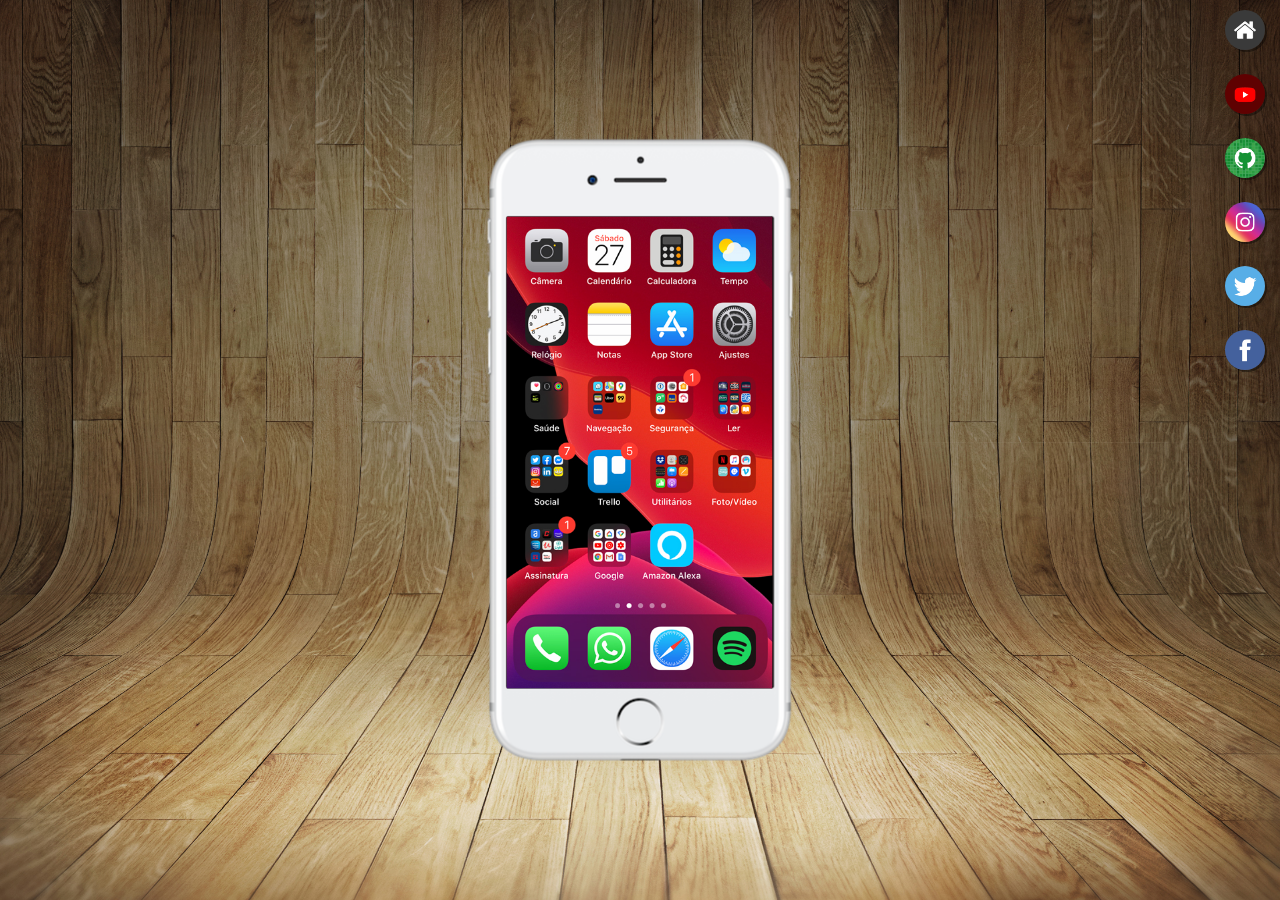
<file: index.html>
<!DOCTYPE html>
<html lang="pt-br">

<head>
    <meta charset="UTF-8">
    <meta name="viewport" content="width=device-width, initial-scale=1.0">
    <title>DESAFIOG3</title>
    <link rel="shortcut icon" href="favicon.ico" type="image/x-icon">
    <link rel="stylesheet" href="estilo/style.css">
</head>

<body>
    <main>
        <section id="telefone">
            <iframe src="paginas/home.html" frameborder="0" scolling="yes" name="frame">
                <p>Seu dispositivo não é compativel</p>
            </iframe>
        </section>
        <section id="icones">
            <a href="paginas/home.html" target="frame">
                <img src="imagens/logo-home.jpg" alt="">
            </a>
            <br>
            <a href="paginas/youtube.html" target="frame">
                <img src="imagens/logo-youtube.jpg" alt="">
            </a>
            <br>
            <a href="paginas/github.html" target="frame">
                <img src="imagens/logo-github.jpg" alt="">
            </a>
            <br>
            <a href="paginas/github.html" target="frame">
                <img src="imagens/logo-instagram.jpg" alt="">
            </a>
            <br>
            <a href="paginas/github.html" target="frame">
                <img src="imagens/logo-twitter.jpg" alt="">
            </a>
            <br>
            <a href="paginas/github.html" target="frame">
                <img src="imagens/logo-facebook.jpg" alt="">
            </a>

        </section>
    </main>

</body>

</html>
</file>
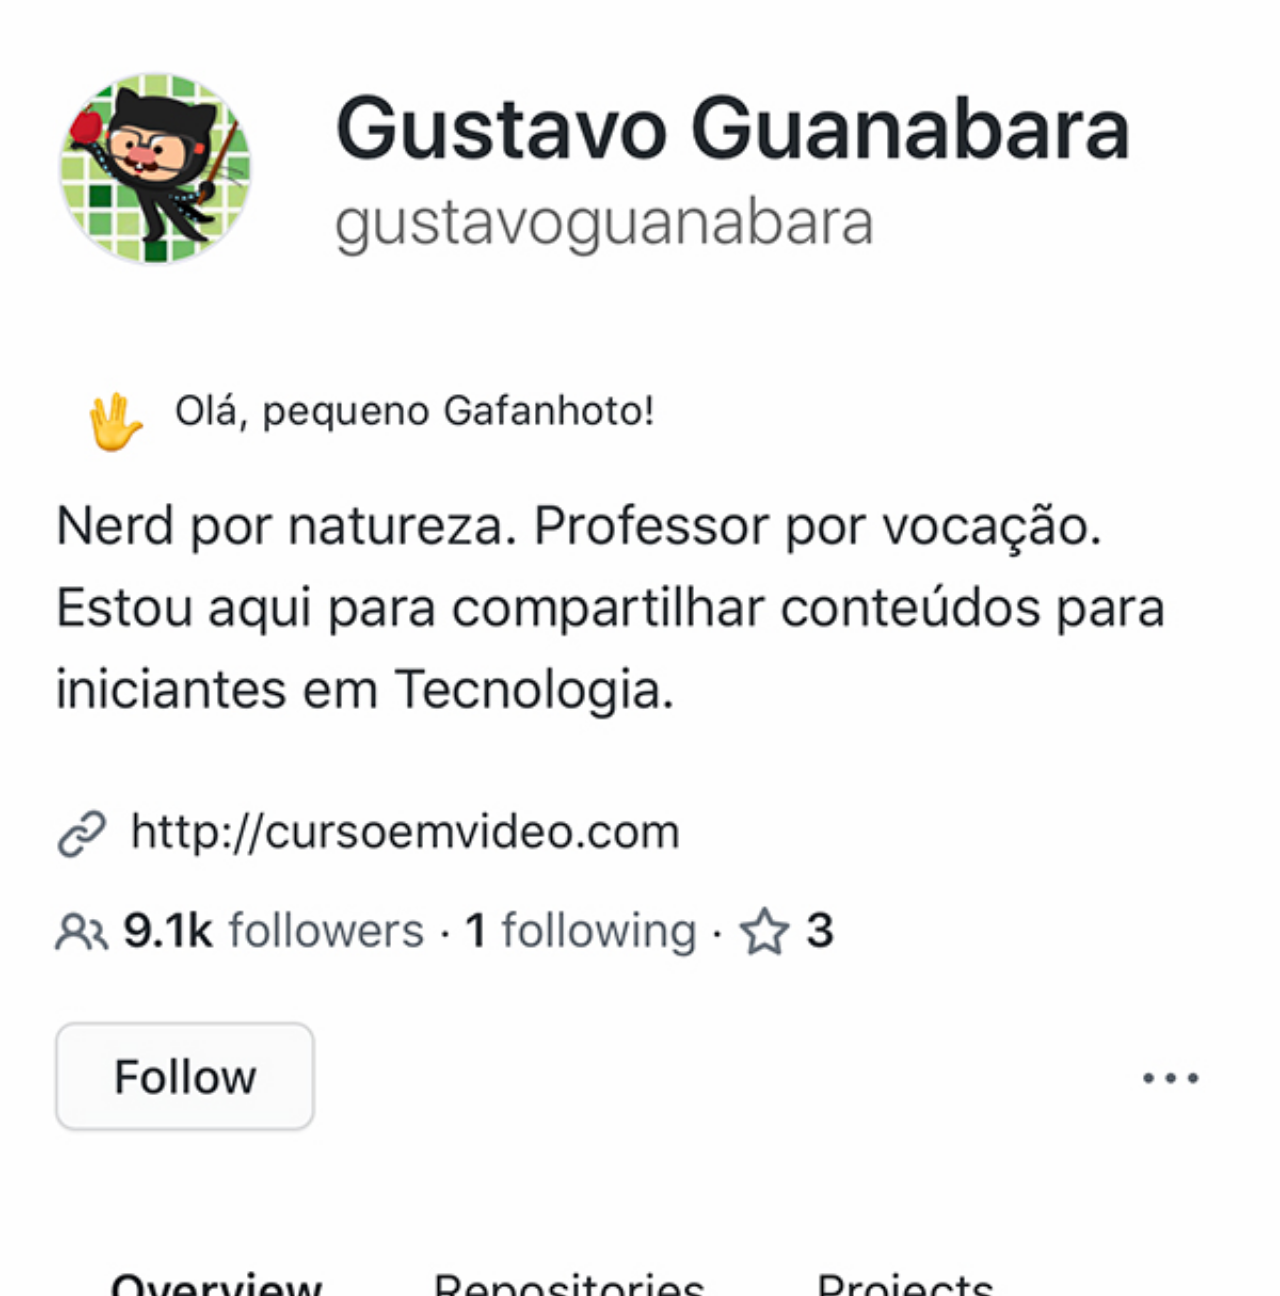
<file: paginas/github.html>
<!DOCTYPE html>
<html lang="en">
<head>
    <meta charset="UTF-8">
    <meta name="viewport" content="width=device-width, initial-scale=1.0">
    <title>Document</title>
    <style>
        body{
            height: 100vw;
            background:url(../imagens/tela-github.jpg) no-repeat ;
            background-size: cover ;
        }
    </style>
</head>
<body>
    
</body>
</html>
</file>
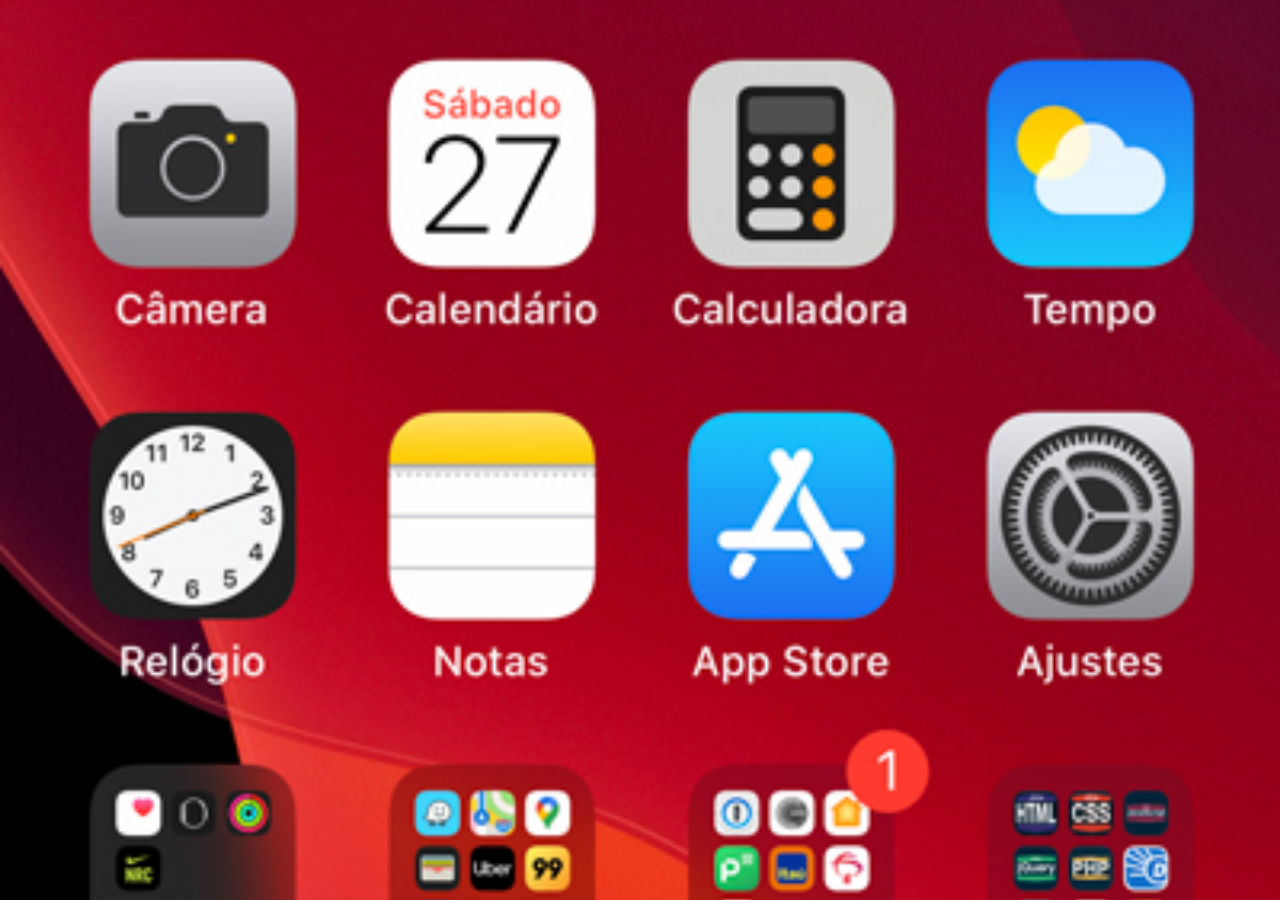
<file: paginas/home.html>
<!DOCTYPE html>
<html lang="pt-br">
<head>
    <meta charset="UTF-8">
    <meta name="viewport" content="width=device-width, initial-scale=1.0">
    <title>Document</title>
    <style>
        *{
            margin: 0;
            padding: 0;
        }
        body{
            width: 100vw;
            height: 100vh;
            background: black url(../imagens/tela-home.jpg);
            background-size: cover;
            
        }
    </style>
</head>
<body>

    
</body>
</html>
</file>
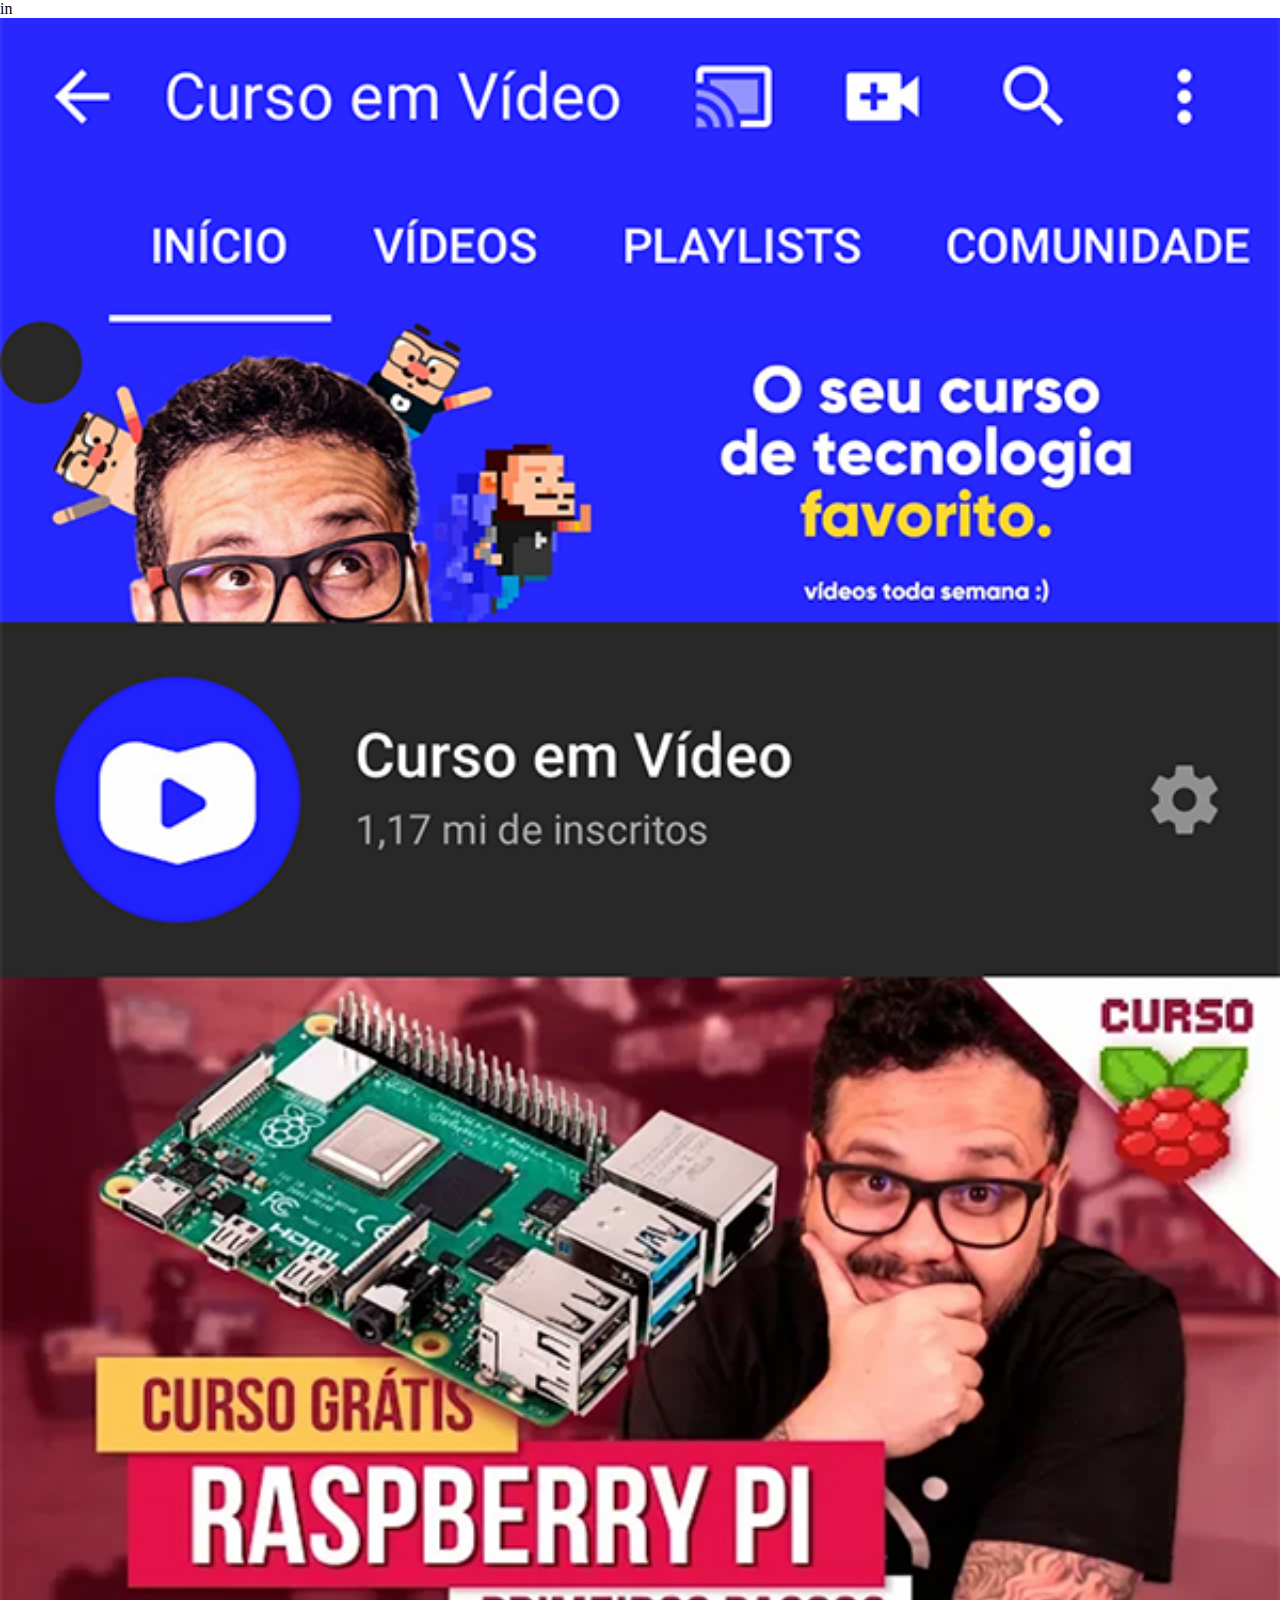
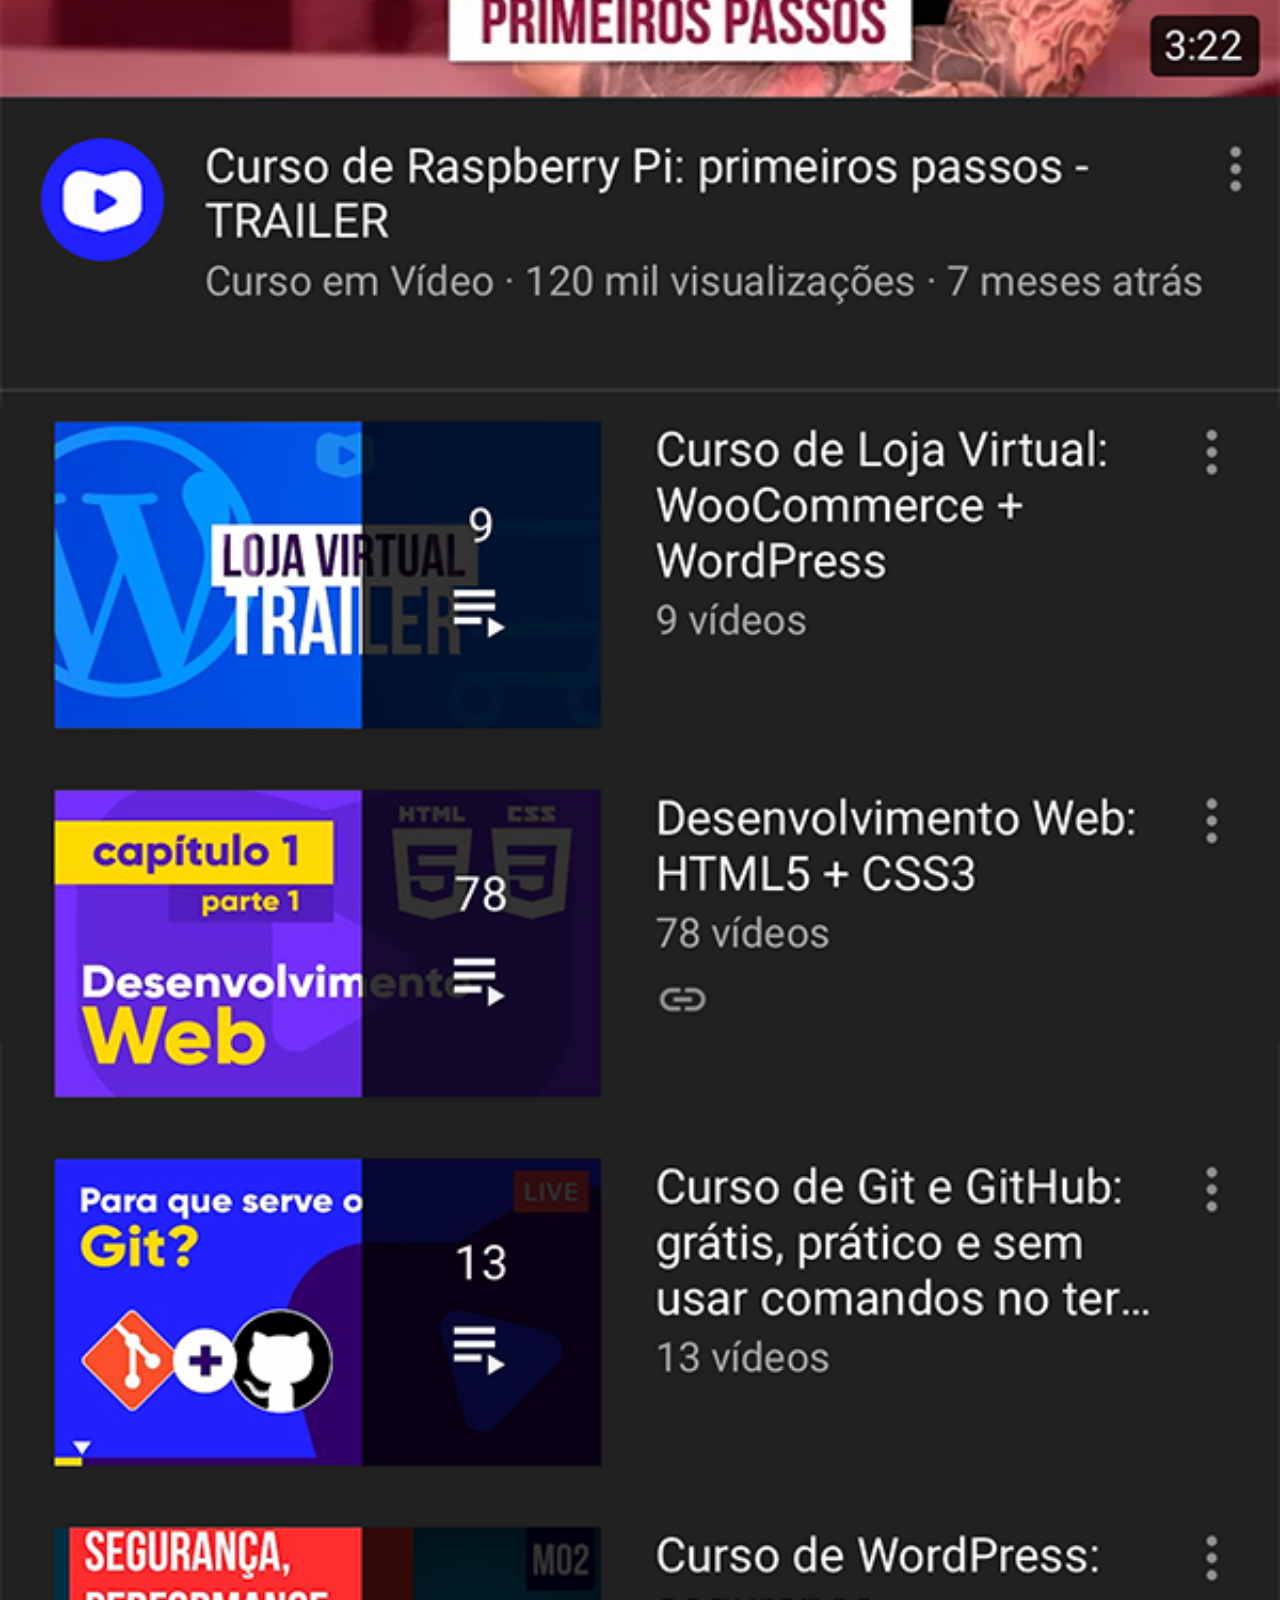
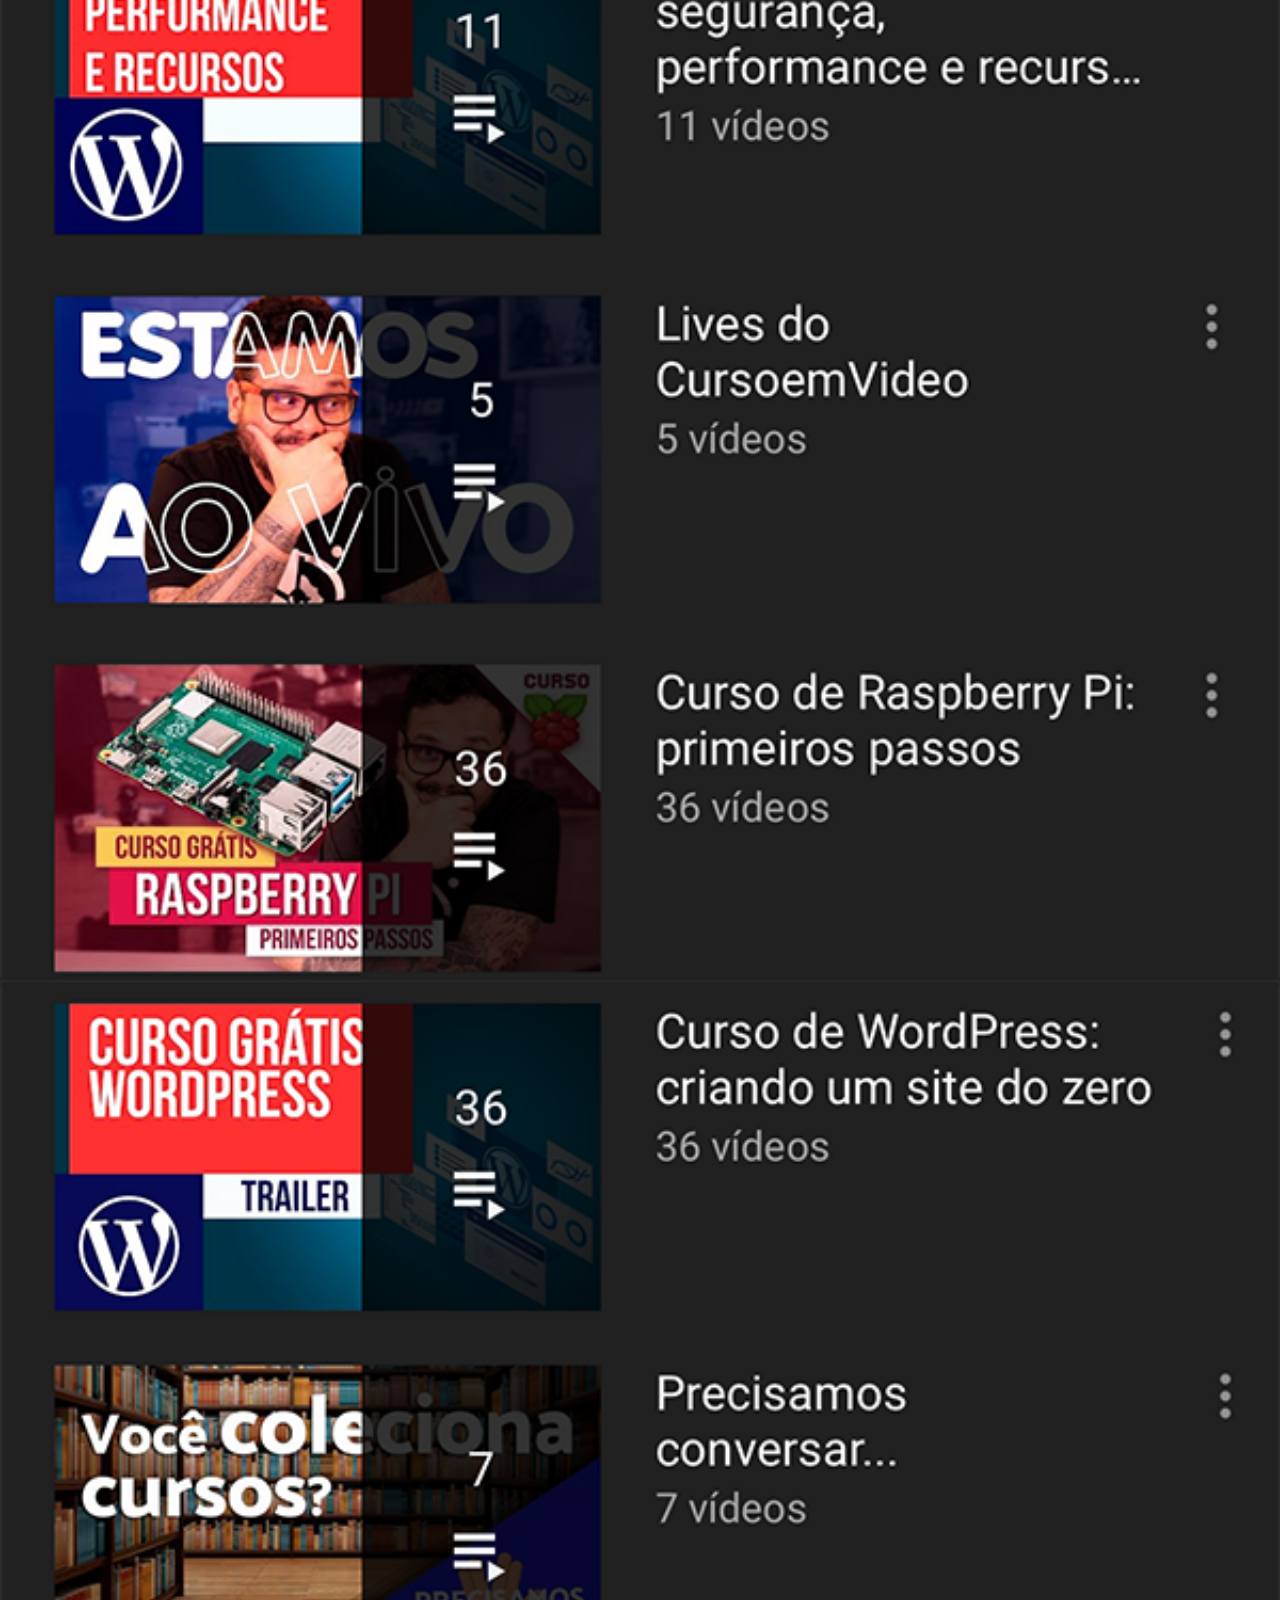
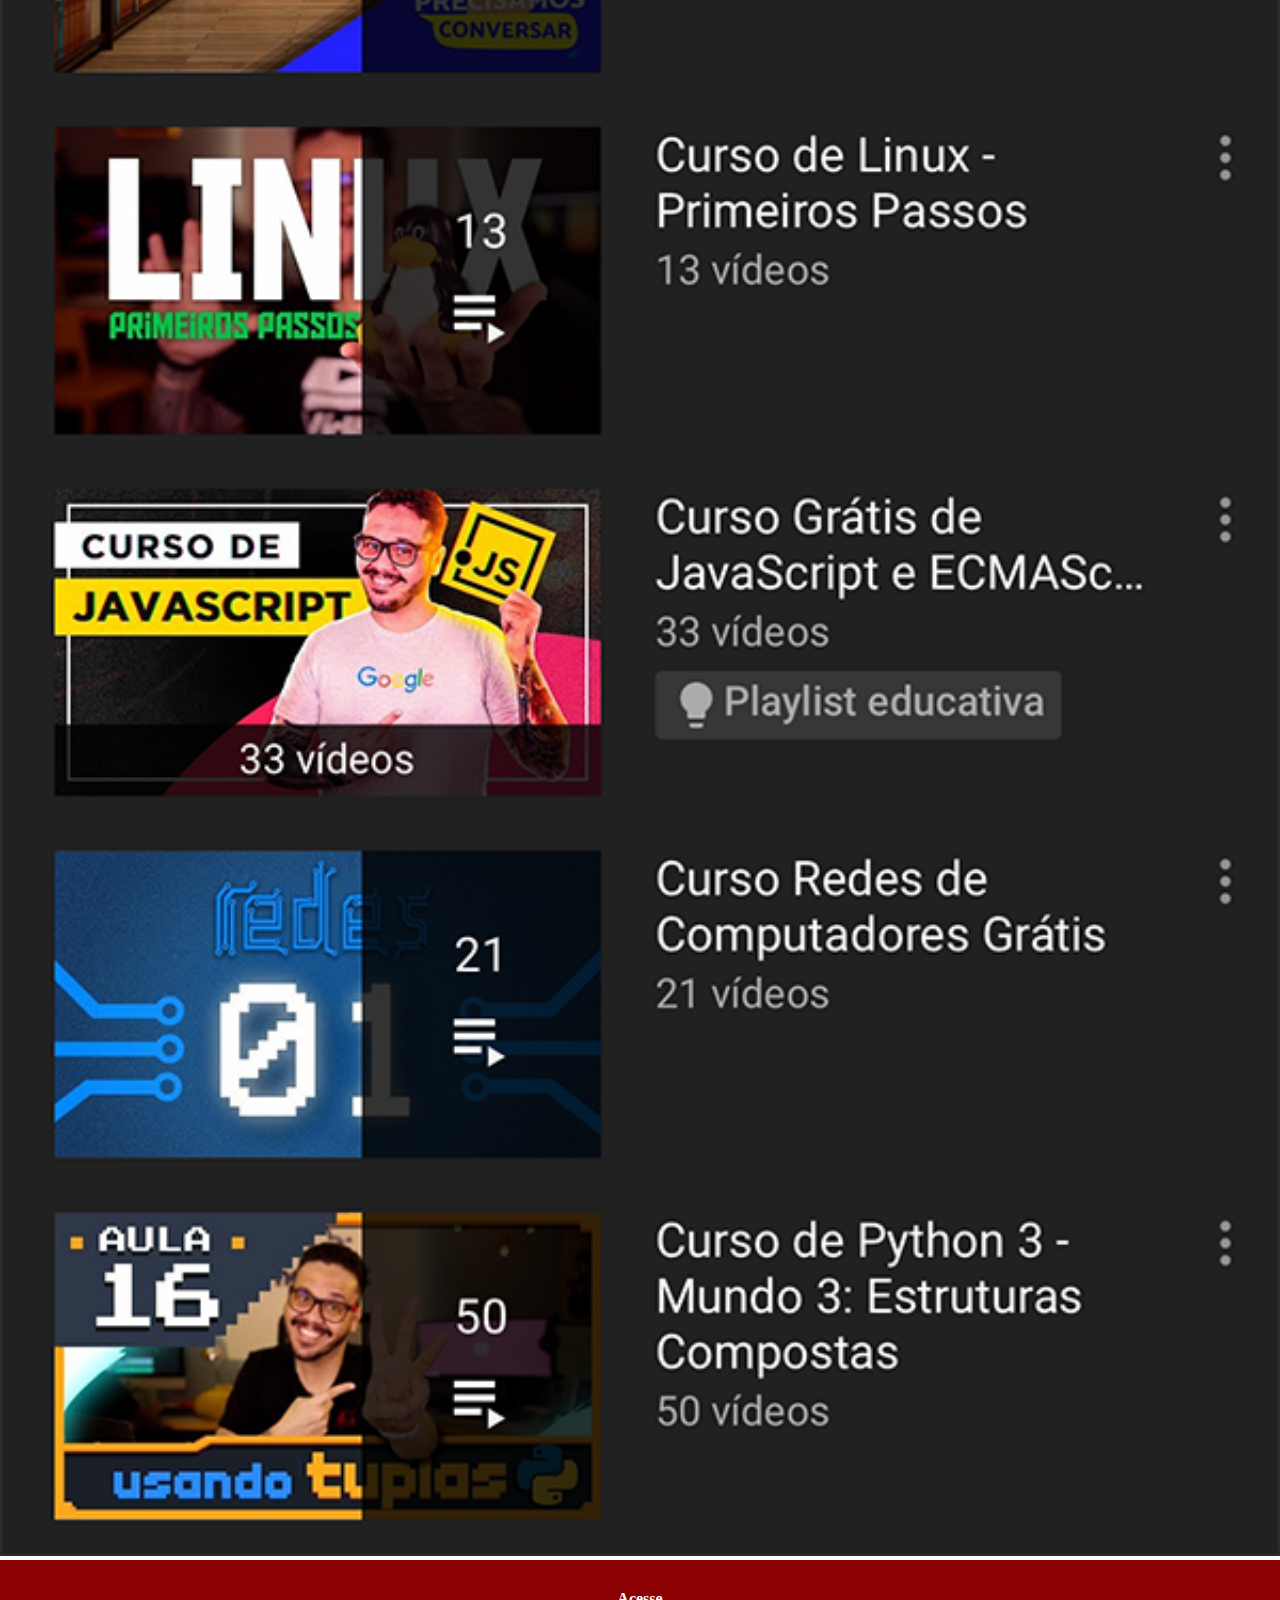
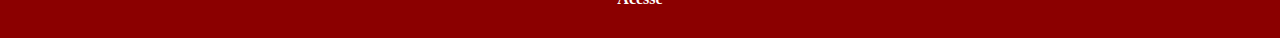
<file: paginas/youtube.html>
<!DOCTYPE html>
<html lang="en">
<head>
    <meta charset="UTF-8">
    <meta name="viewport" content="width=device-width, initial-scale=1.0">
    <title>youtube</title>
    <link rel="stylesheet" href="../estilo/social.css">in
</head>
<body>
    <img src="../imagens/tela-youtube.png" alt="">
    <a href="https://www.youtube.com/@cursoemvideo/videos" target="_blank">Acesse</a>
    
</body>
</html>
</file>
<file: estilo/style.css>
@charset "UTF-8";

*{
    margin: 0px;
    padding: 0px;
}
body{
    height: 100vh;
    width: 100vw;
    background-color: black;
}
main{
     height: 100vh;
     background: url(../imagens/fundo-madeira.jpg) no-repeat top center;
     background-size: cover;
     position: relative;
}
section#telefone{
    height: 627px;
    width: 311px;
    position:absolute;
    top: 50%;
    left: 50%;
    transform: translate(-50%, -50%);
    background: url(../imagens/frame-iphone.png) no-repeat;
}
iframe{
    margin-top: 5rem;
    margin-left: 1.4rem;
    height: 472px;
    width: 266px;
}
section#icones{
    text-align: right;
    padding: 10px 15px 0 0;
}

img{
    width: 40px;
    height: 40px;
    border-radius: 50%;
    margin-bottom: 20px;
    box-shadow: 2px 2px rgba(0, 0, 0, 0.403);
    box-sizing: border-box;
}
img:hover{
    border: 2px solid rgba(255, 255, 255, 0.567);
    transform: translate(-3px, -3px);
    box-shadow: 5px 5px 10px rgba(0, 0, 0, 0.564);
    transition: transform 1s, border 1s;
}
</file>
<file: estilo/social.css>
@charset "UTF-8";

* {
    margin: 0;
    padding: 0;
}

::-webkit-scrollbar {
    width: 0;
    height: 0;
}

img {
    width: 100vw;
}

a {
    display: block;
    color: white;
    background-color: darkred;
    text-decoration: none;
    text-align: center;
    font-weight: bolder;
    padding: 30px 0;
}

a:hover {
    background-color: red;
}
</file>
